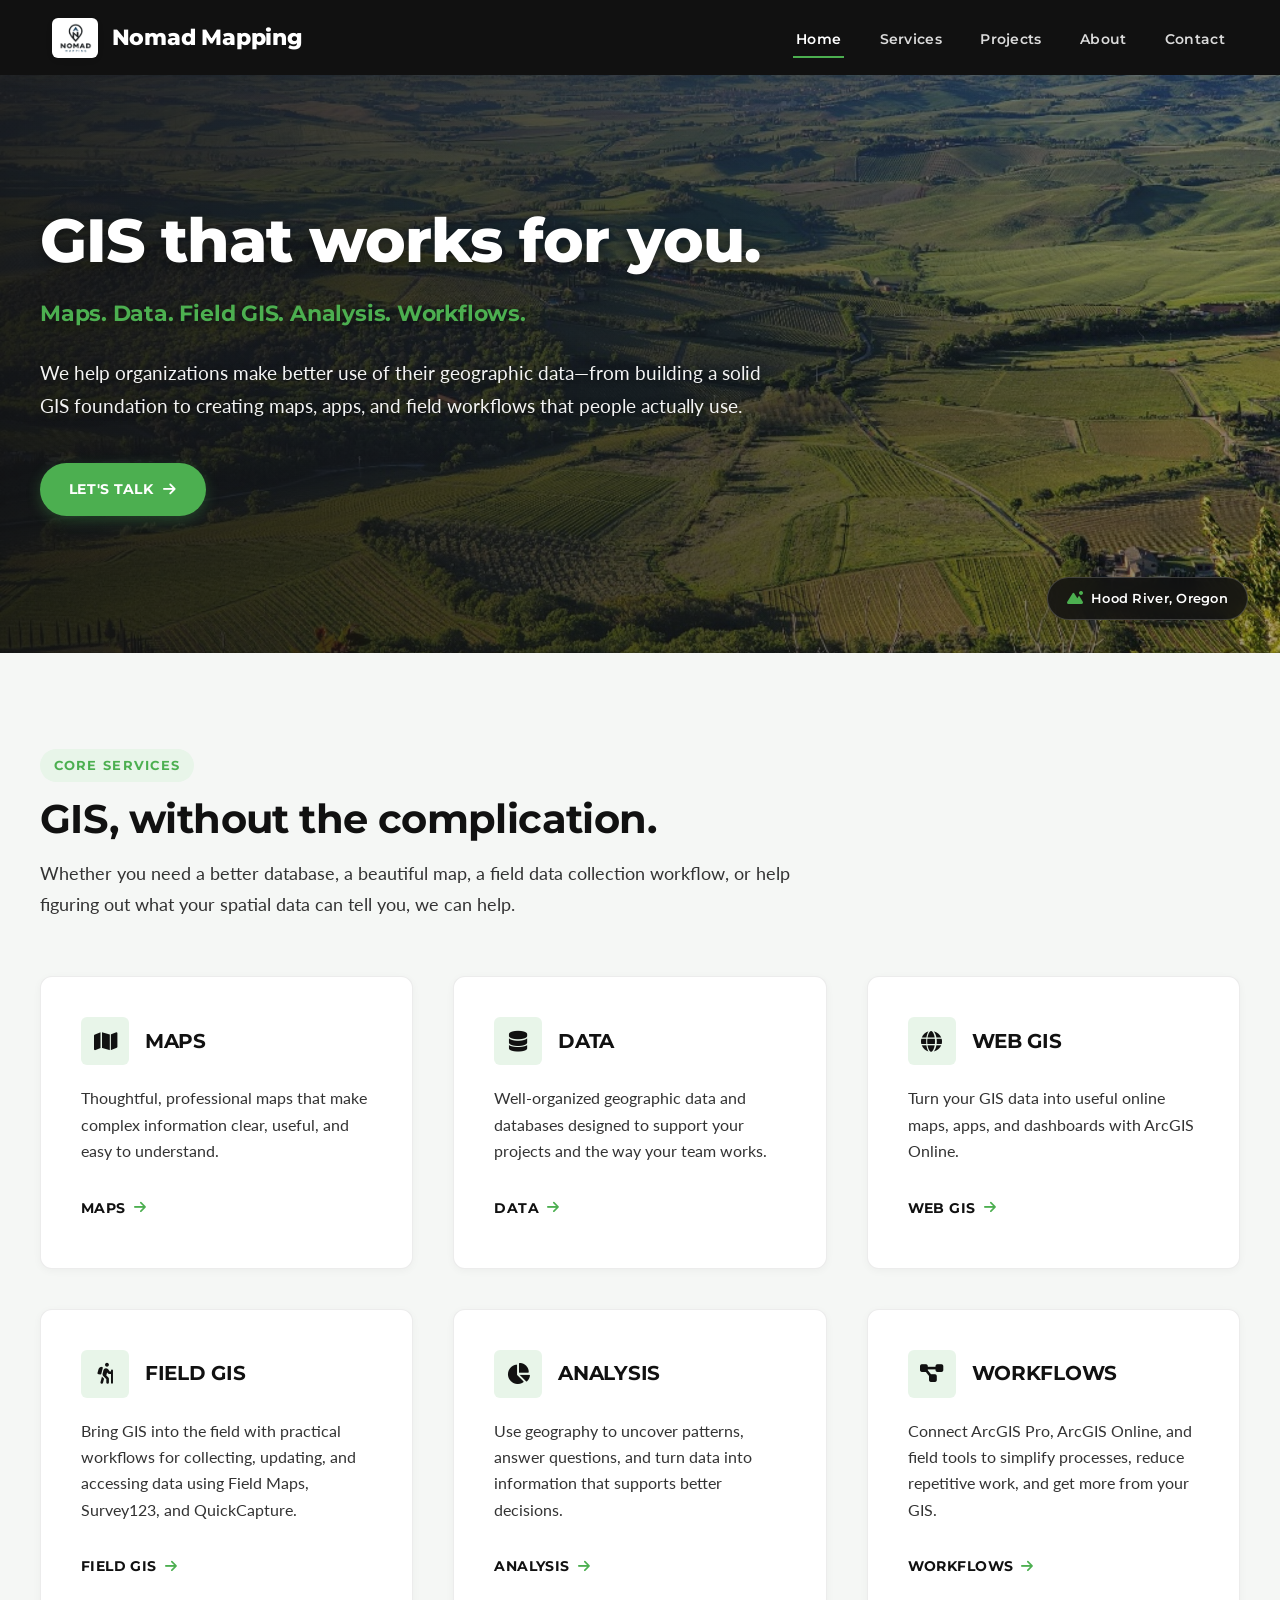
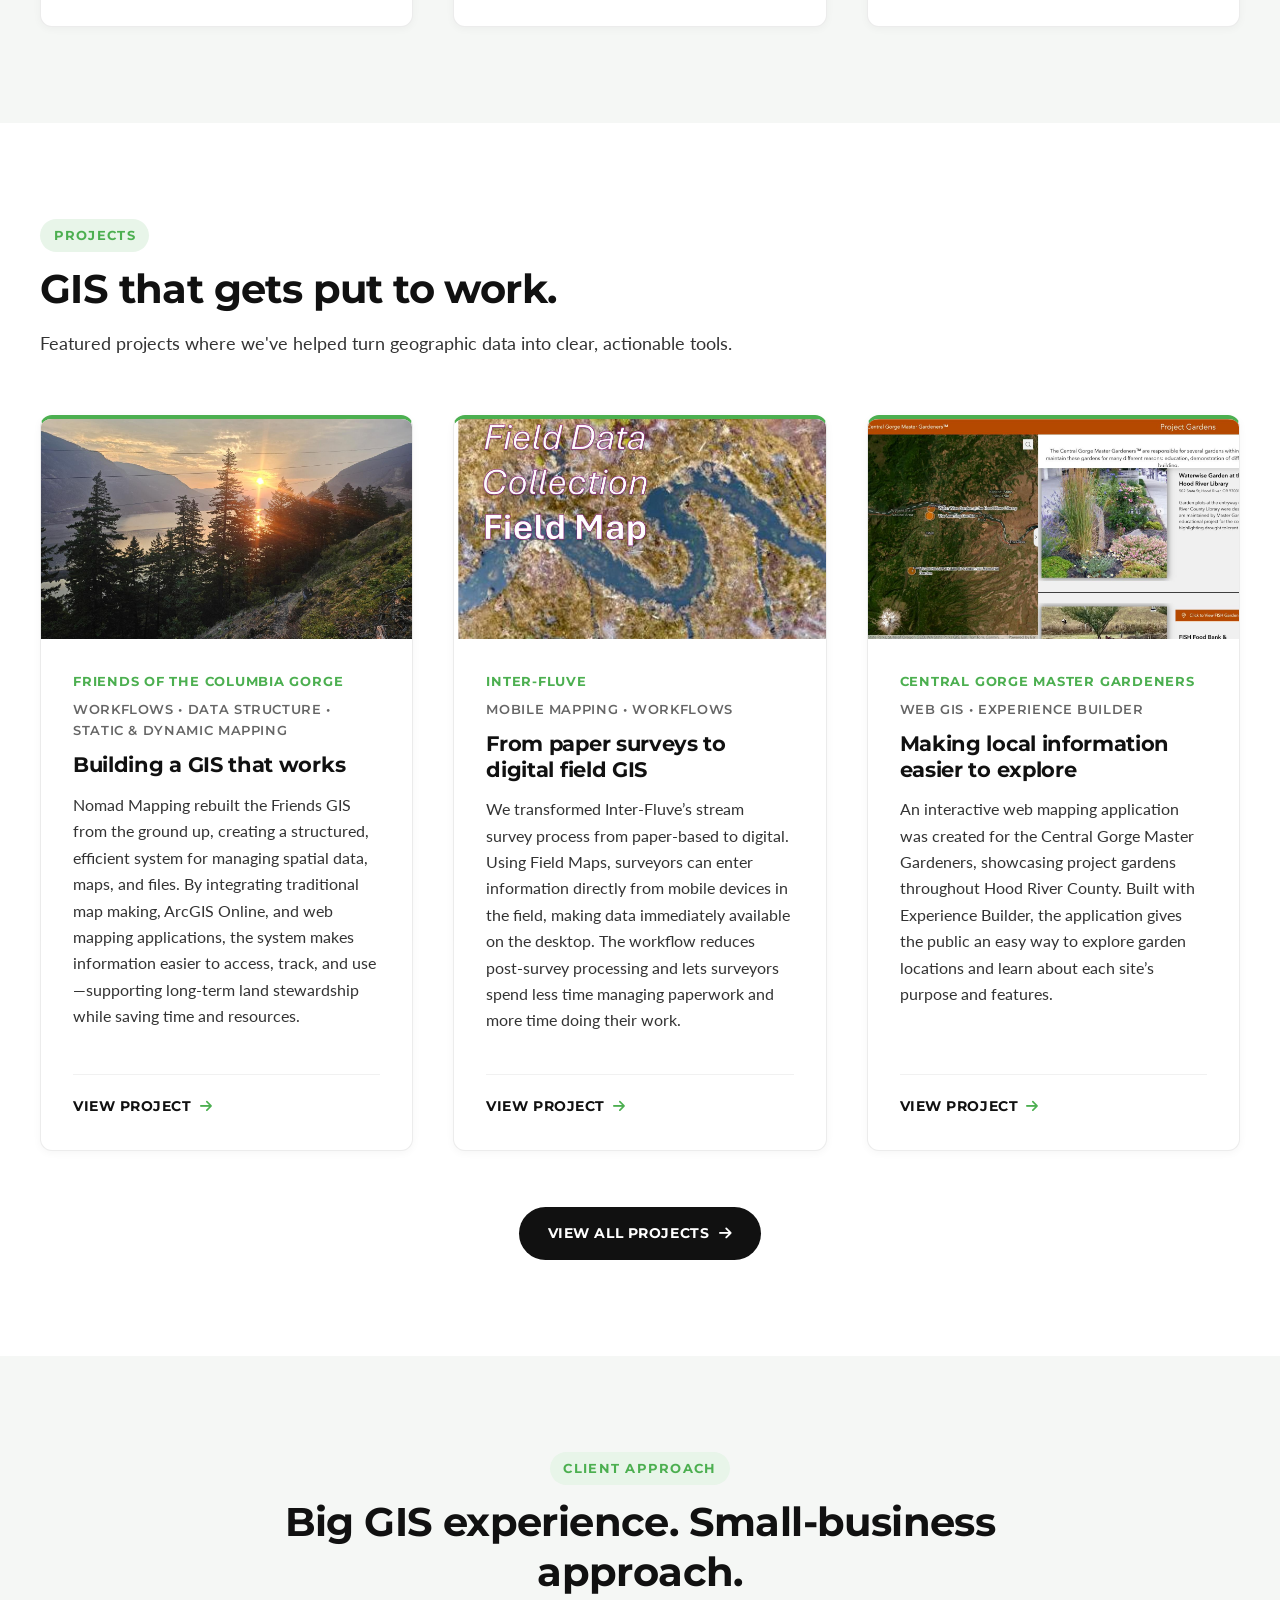
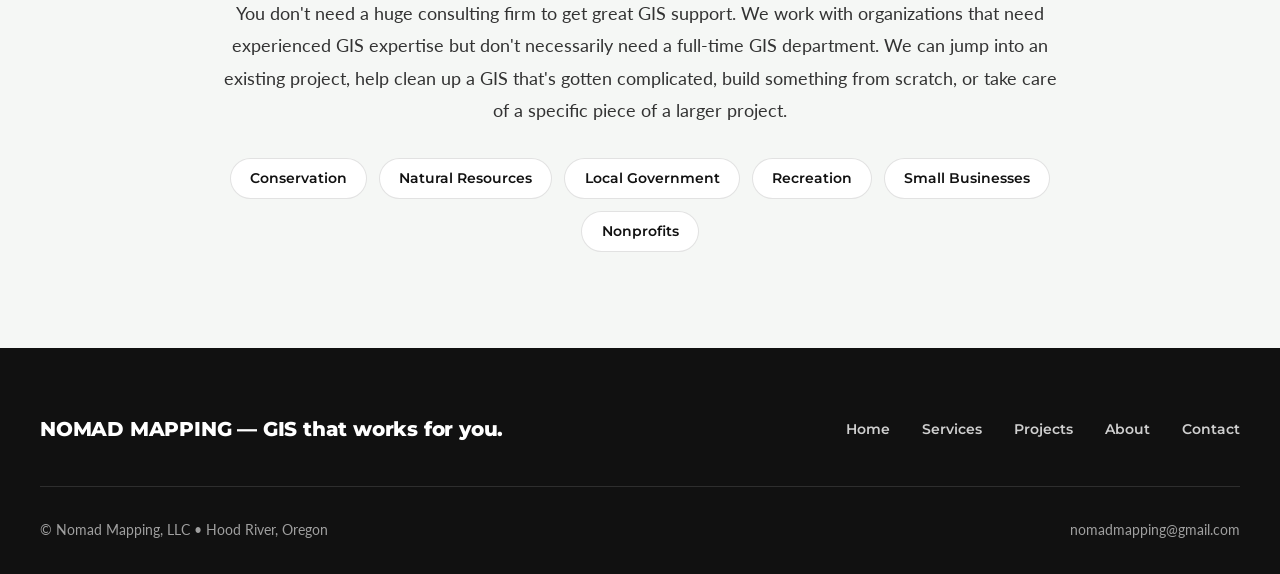
<file: index.html>
<!DOCTYPE html>
<html lang="en">
<head>
  <meta charset="UTF-8">
  <meta name="viewport" content="width=device-width, initial-scale=1.0">
  <title>Nomad Mapping — GIS that works for you.</title>
  <meta name="description" content="Nomad Mapping is an independent GIS consulting practice in Hood River, Oregon. Maps. Data. Field GIS. Analysis. Workflows. GIS, without the complication.">
  
  <!-- Favicon -->
  <link rel="icon" type="image/png" href="favicon.png">

  <!-- Google Fonts: Montserrat + Lato -->
  <link rel="preconnect" href="https://fonts.googleapis.com">
  <link rel="preconnect" href="https://fonts.gstatic.com" crossorigin>
  <link href="https://fonts.googleapis.com/css2?family=Lato:ital,wght@0,300;0,400;0,700;1,400&family=Montserrat:ital,wght@0,400;0,500;0,600;0,700;0,800;1,400&display=swap" rel="stylesheet">
  
  <!-- FontAwesome Icons -->
  <link rel="stylesheet" href="https://cdnjs.cloudflare.com/ajax/libs/font-awesome/6.5.1/css/all.min.css">
  
  <!-- Brand Stylesheet -->
  <link rel="stylesheet" href="styles.css">
</head>
<body>

  <!-- Header Navigation -->
  <header class="site-header">
    <div class="header-container">
      <a href="index.html" class="brand-anchor">
        <img src="images/logo.png" alt="Nomad Mapping Logo" class="brand-logo-img">
        <span>Nomad Mapping</span>
      </a>

      <button class="mobile-toggle" id="mobile-toggle" aria-label="Toggle Menu">
        <i class="fa-solid fa-bars"></i>
      </button>

      <ul class="nav-menu" id="nav-menu">
        <li><a href="index.html" class="nav-link active">Home</a></li>
        <li><a href="services.html" class="nav-link">Services</a></li>
        <li><a href="work.html" class="nav-link">Projects</a></li>
        <li><a href="about.html" class="nav-link">About</a></li>
        <li><a href="contact.html" class="nav-link">Contact</a></li>
      </ul>
    </div>
  </header>

  <!-- Hero Section -->
  <section class="hero-banner">
    <div class="hero-container">
      <div class="hero-text">
        <h1>GIS that works for you.</h1>
        <div class="hero-subheadline">Maps. Data. Field GIS. Analysis. Workflows.</div>
        <p class="hero-copy">
          We help organizations make better use of their geographic data—from building a solid GIS foundation to creating maps, apps, and field workflows that people actually use.
        </p>
        <div>
          <a href="contact.html" class="btn-primary">LET'S TALK <i class="fa-solid fa-arrow-right"></i></a>
        </div>
      </div>
    </div>
    <div class="hero-photo-badge">
      <i class="fa-solid fa-mountain-sun"></i> Hood River, Oregon
    </div>
  </section>

  <!-- Section: WHAT WE DO -->
  <section class="section bg-light-gray-section">
    <div class="container">
      <div class="section-header">
        <div class="section-tag">Core Services</div>
        <h2>GIS, without the complication.</h2>
        <p class="intro-subtext">
          Whether you need a better database, a beautiful map, a field data collection workflow, or help figuring out what your spatial data can tell you, we can help.
        </p>
      </div>

      <div class="core-grid">
        <!-- 1. MAPS -->
        <div class="core-card">
          <div class="core-card-header">
            <div class="core-icon-box"><i class="fa-solid fa-map"></i></div>
            <h3>MAPS</h3>
          </div>
          <p>Thoughtful, professional maps that make complex information clear, useful, and easy to understand.</p>
          <a href="services.html#maps" class="btn-outline">MAPS <i class="fa-solid fa-arrow-right"></i></a>
        </div>

        <!-- 2. DATA -->
        <div class="core-card">
          <div class="core-card-header">
            <div class="core-icon-box"><i class="fa-solid fa-database"></i></div>
            <h3>DATA</h3>
          </div>
          <p>Well-organized geographic data and databases designed to support your projects and the way your team works.</p>
          <a href="services.html#data" class="btn-outline">DATA <i class="fa-solid fa-arrow-right"></i></a>
        </div>

        <!-- 3. WEB GIS -->
        <div class="core-card">
          <div class="core-card-header">
            <div class="core-icon-box"><i class="fa-solid fa-globe"></i></div>
            <h3>WEB GIS</h3>
          </div>
          <p>Turn your GIS data into useful online maps, apps, and dashboards with ArcGIS Online.</p>
          <a href="services.html#webgis" class="btn-outline">WEB GIS <i class="fa-solid fa-arrow-right"></i></a>
        </div>

        <!-- 4. FIELD GIS -->
        <div class="core-card">
          <div class="core-card-header">
            <div class="core-icon-box"><i class="fa-solid fa-person-hiking"></i></div>
            <h3>FIELD GIS</h3>
          </div>
          <p>Bring GIS into the field with practical workflows for collecting, updating, and accessing data using Field Maps, Survey123, and QuickCapture.</p>
          <a href="services.html#fieldgis" class="btn-outline">FIELD GIS <i class="fa-solid fa-arrow-right"></i></a>
        </div>

        <!-- 5. ANALYSIS -->
        <div class="core-card">
          <div class="core-card-header">
            <div class="core-icon-box"><i class="fa-solid fa-chart-pie"></i></div>
            <h3>ANALYSIS</h3>
          </div>
          <p>Use geography to uncover patterns, answer questions, and turn data into information that supports better decisions.</p>
          <a href="services.html#analysis" class="btn-outline">ANALYSIS <i class="fa-solid fa-arrow-right"></i></a>
        </div>

        <!-- 6. WORKFLOWS -->
        <div class="core-card">
          <div class="core-card-header">
            <div class="core-icon-box"><i class="fa-solid fa-diagram-project"></i></div>
            <h3>WORKFLOWS</h3>
          </div>
          <p>Connect ArcGIS Pro, ArcGIS Online, and field tools to simplify processes, reduce repetitive work, and get more from your GIS.</p>
          <a href="services.html#workflows" class="btn-outline">WORKFLOWS <i class="fa-solid fa-arrow-right"></i></a>
        </div>
      </div>
    </div>
  </section>

  <!-- Section: FEATURED PROJECTS -->
  <section class="section bg-white-section">
    <div class="container">
      <div class="section-header">
        <div class="section-tag">Projects</div>
        <h2>GIS that gets put to work.</h2>
        <p class="intro-subtext">Featured projects where we've helped turn geographic data into clear, actionable tools.</p>
      </div>

      <div class="story-grid">
        <!-- Feature 01: Friends of the Columbia Gorge -->
        <div class="story-card">
          <div class="story-card-img-wrapper">
            <img src="images/projects/gorge-sunset.jpg" alt="Friends of the Columbia Gorge GIS Foundation">
          </div>
          <div class="story-card-content">
            <div class="client-tag">Friends of the Columbia Gorge</div>
            <div class="project-category-sub">Workflows &bull; Data Structure &bull; Static &amp; Dynamic Mapping</div>
            <h3>Building a GIS that works</h3>
            <p>Nomad Mapping rebuilt the Friends GIS from the ground up, creating a structured, efficient system for managing spatial data, maps, and files. By integrating traditional map making, ArcGIS Online, and web mapping applications, the system makes information easier to access, track, and use—supporting long-term land stewardship while saving time and resources.</p>
            <div class="project-card-footer">
              <a href="work.html#fcg-gis-foundation" class="project-card-link">View Project <i class="fa-solid fa-arrow-right"></i></a>
            </div>
          </div>
        </div>

        <!-- Feature 02: Inter-Fluve -->
        <div class="story-card">
          <div class="story-card-img-wrapper">
            <img src="images/projects/field-data-stream.jpg" alt="Inter-Fluve Field GIS Stream Surveys">
          </div>
          <div class="story-card-content">
            <div class="client-tag">Inter-Fluve</div>
            <div class="project-category-sub">Mobile Mapping &bull; Workflows</div>
            <h3>From paper surveys to digital field GIS</h3>
            <p>We transformed Inter-Fluve’s stream survey process from paper-based to digital. Using Field Maps, surveyors can enter information directly from mobile devices in the field, making data immediately available on the desktop. The workflow reduces post-survey processing and lets surveyors spend less time managing paperwork and more time doing their work.</p>
            <div class="project-card-footer">
              <a href="work.html#inter-fluve" class="project-card-link">View Project <i class="fa-solid fa-arrow-right"></i></a>
            </div>
          </div>
        </div>

        <!-- Feature 03: Central Gorge Master Gardeners -->
        <div class="story-card">
          <div class="story-card-img-wrapper">
            <img src="images/projects/master-gardeners-builder.jpg" alt="Central Gorge Master Gardeners Web GIS">
          </div>
          <div class="story-card-content">
            <div class="client-tag">Central Gorge Master Gardeners</div>
            <div class="project-category-sub">Web GIS &bull; Experience Builder</div>
            <h3>Making local information easier to explore</h3>
            <p>An interactive web mapping application was created for the Central Gorge Master Gardeners, showcasing project gardens throughout Hood River County. Built with Experience Builder, the application gives the public an easy way to explore garden locations and learn about each site’s purpose and features.</p>
            <div class="project-card-footer">
              <a href="work.html#master-gardeners" class="project-card-link">View Project <i class="fa-solid fa-arrow-right"></i></a>
            </div>
          </div>
        </div>
      </div>

      <div style="text-align: center; margin-top: 3.5rem;">
        <a href="work.html" class="btn-secondary-forest">VIEW ALL PROJECTS <i class="fa-solid fa-arrow-right"></i></a>
      </div>
    </div>
  </section>

  <!-- Section: WHO WE WORK WITH -->
  <section class="section bg-light-gray-section">
    <div class="container">
      <div style="max-width: 850px; margin: 0 auto; text-align: center;">
        <div class="section-tag">Client Approach</div>
        <h2>Big GIS experience. Small-business approach.</h2>
        <p style="font-size: 1.15rem; color: var(--color-charcoal); line-height: 1.75; margin-bottom: 2rem;">
          You don't need a huge consulting firm to get great GIS support. We work with organizations that need experienced GIS expertise but don't necessarily need a full-time GIS department. We can jump into an existing project, help clean up a GIS that's gotten complicated, build something from scratch, or take care of a specific piece of a larger project.
        </p>

        <div class="pill-tags-container" style="justify-content: center;">
          <span class="pill-tag">Conservation</span>
          <span class="pill-tag">Natural Resources</span>
          <span class="pill-tag">Local Government</span>
          <span class="pill-tag">Recreation</span>
          <span class="pill-tag">Small Businesses</span>
          <span class="pill-tag">Nonprofits</span>
        </div>
      </div>
    </div>
  </section>

  <!-- Footer -->
  <footer class="site-footer">
    <div class="footer-container">
      <div class="footer-brand">
        NOMAD MAPPING &mdash; GIS that works for you.
      </div>

      <ul class="footer-nav">
        <li><a href="index.html">Home</a></li>
        <li><a href="services.html">Services</a></li>
        <li><a href="work.html">Projects</a></li>
        <li><a href="about.html">About</a></li>
        <li><a href="contact.html">Contact</a></li>
      </ul>
    </div>

    <div class="footer-bottom">
      <div>&copy; Nomad Mapping, LLC &bull; Hood River, Oregon</div>
      <div>nomadmapping@gmail.com</div>
    </div>
  </footer>

  <script src="js/main.js"></script>
</body>
</html>
</file>
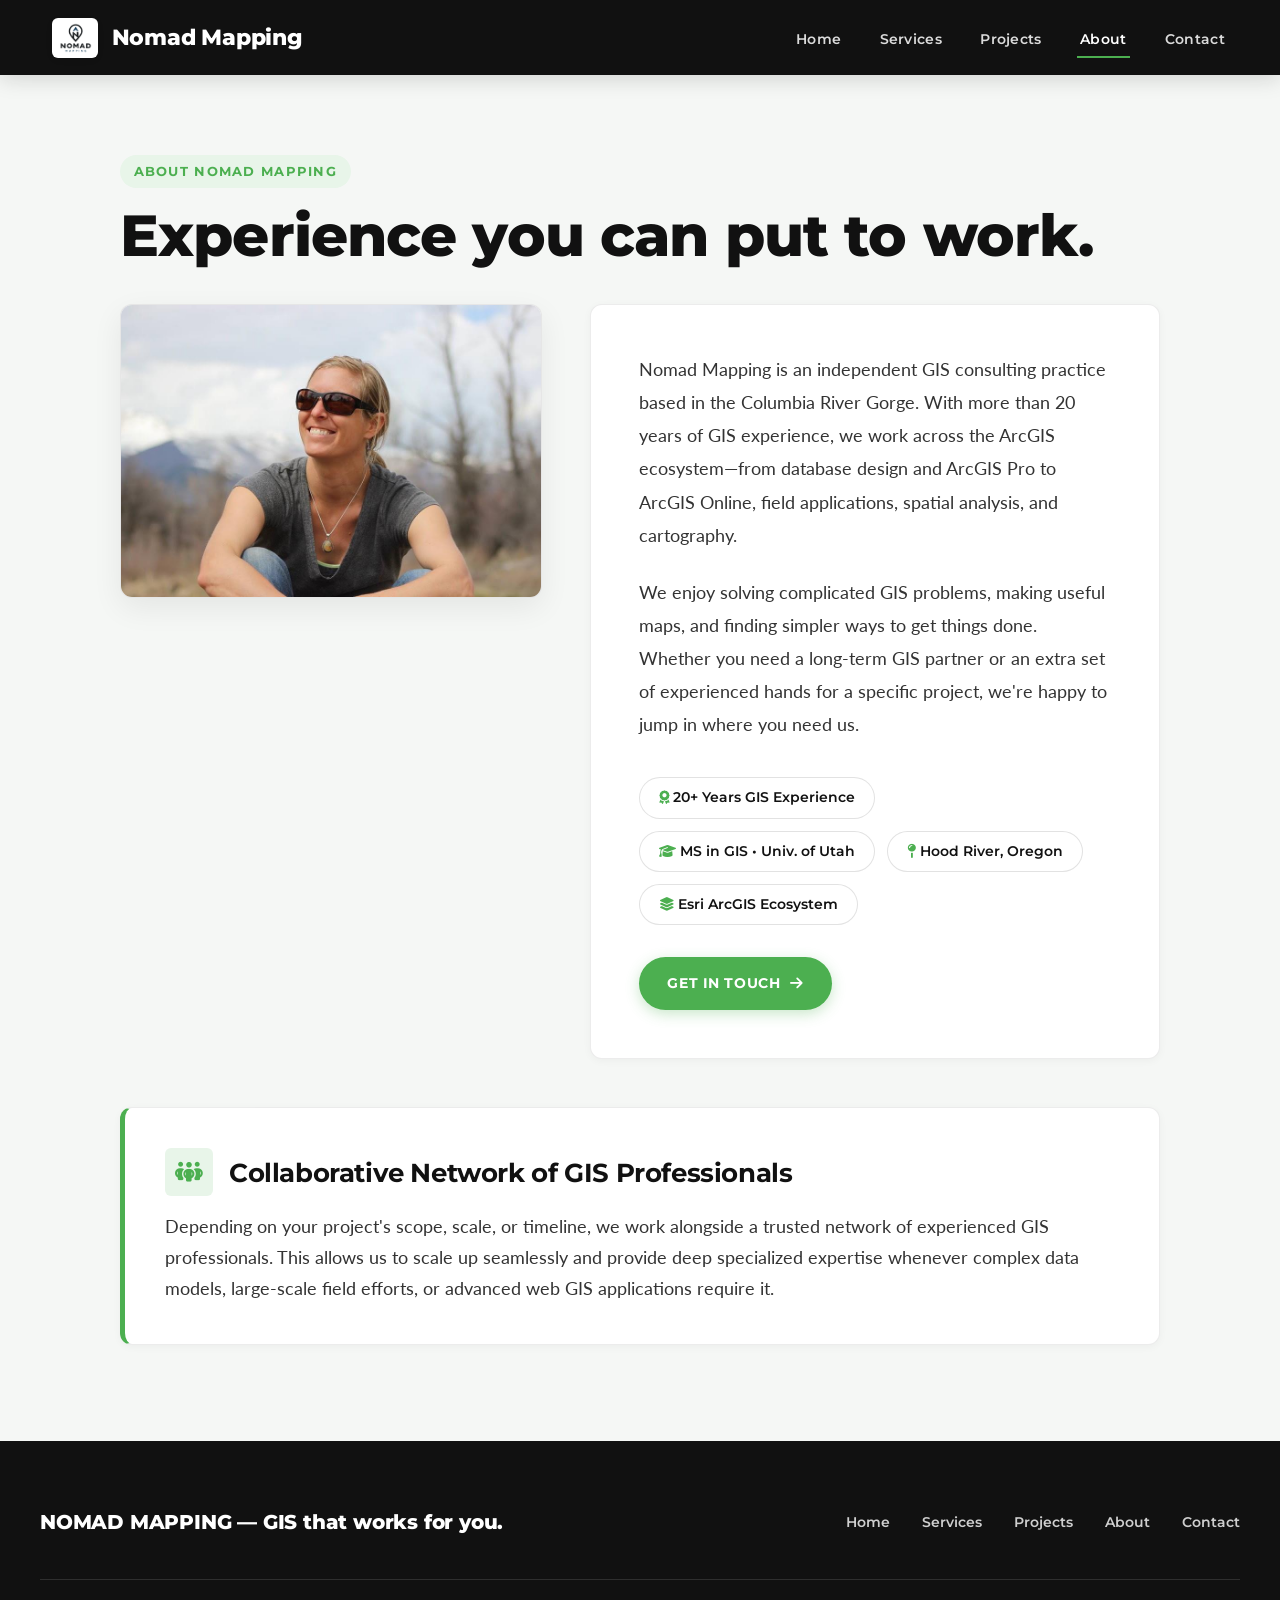
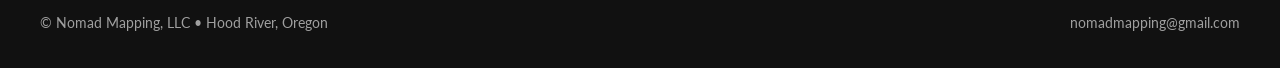
<file: about.html>
<!DOCTYPE html>
<html lang="en">
<head>
  <meta charset="UTF-8">
  <meta name="viewport" content="width=device-width, initial-scale=1.0">
  <title>About | Nomad Mapping — GIS that works for you.</title>
  <meta name="description" content="Nomad Mapping is an independent GIS consulting practice based in Hood River, Oregon with more than 20 years of experience across the ArcGIS ecosystem and a team of experienced GIS professionals.">
  
  <!-- Favicon -->
  <link rel="icon" type="image/png" href="favicon.png">

  <!-- Google Fonts: Montserrat + Lato -->
  <link rel="preconnect" href="https://fonts.googleapis.com">
  <link rel="preconnect" href="https://fonts.gstatic.com" crossorigin>
  <link href="https://fonts.googleapis.com/css2?family=Lato:ital,wght@0,300;0,400;0,700;1,400&family=Montserrat:ital,wght@0,400;0,500;0,600;0,700;0,800;1,400&display=swap" rel="stylesheet">
  
  <!-- FontAwesome Icons -->
  <link rel="stylesheet" href="https://cdnjs.cloudflare.com/ajax/libs/font-awesome/6.5.1/css/all.min.css">
  
  <!-- Brand Stylesheet -->
  <link rel="stylesheet" href="styles.css">
</head>
<body>

  <!-- Header Navigation -->
  <header class="site-header">
    <div class="header-container">
      <a href="index.html" class="brand-anchor">
        <img src="images/logo.png" alt="Nomad Mapping Logo" class="brand-logo-img">
        <span>Nomad Mapping</span>
      </a>

      <button class="mobile-toggle" id="mobile-toggle" aria-label="Toggle Menu">
        <i class="fa-solid fa-bars"></i>
      </button>

      <ul class="nav-menu" id="nav-menu">
        <li><a href="index.html" class="nav-link">Home</a></li>
        <li><a href="services.html" class="nav-link">Services</a></li>
        <li><a href="work.html" class="nav-link">Projects</a></li>
        <li><a href="about.html" class="nav-link active">About</a></li>
        <li><a href="contact.html" class="nav-link">Contact</a></li>
      </ul>
    </div>
  </header>

  <!-- Page Content -->
  <section class="section bg-light-gray-section" style="padding-top: 5rem; padding-bottom: 6rem;">
    <div class="container" style="max-width: 1040px;">
      <div class="section-tag">About Nomad Mapping</div>
      <h1 style="margin-bottom: 2rem;">Experience you can put to work.</h1>
      
      <!-- Grid Layout for Photo + Bio -->
      <div class="about-hero-grid">
        <!-- Photo Column -->
        <div class="about-photo-card">
          <img src="images/about-profile.jpg" alt="Nomad Mapping GIS Professional">
        </div>

        <!-- Bio Column -->
        <div style="background-color: var(--color-white); border: 1px solid rgba(17, 17, 17, 0.08); border-radius: var(--radius-md); padding: 3rem; box-shadow: var(--shadow-sm);">
          <p style="font-size: 1.15rem; color: var(--color-charcoal); line-height: 1.8; margin-bottom: 1.5rem;">
            Nomad Mapping is an independent GIS consulting practice based in the Columbia River Gorge. With more than 20 years of GIS experience, we work across the ArcGIS ecosystem—from database design and ArcGIS Pro to ArcGIS Online, field applications, spatial analysis, and cartography.
          </p>

          <p style="font-size: 1.15rem; color: var(--color-charcoal); line-height: 1.8; margin-bottom: 2.25rem;">
            We enjoy solving complicated GIS problems, making useful maps, and finding simpler ways to get things done. Whether you need a long-term GIS partner or an extra set of experienced hands for a specific project, we're happy to jump in where you need us.
          </p>

          <div class="pill-tags-container" style="margin-bottom: 2rem;">
            <span class="pill-tag"><i class="fa-solid fa-award" style="color: var(--color-grass-green);"></i> 20+ Years GIS Experience</span>
            <span class="pill-tag"><i class="fa-solid fa-graduation-cap" style="color: var(--color-grass-green);"></i> MS in GIS &bull; Univ. of Utah</span>
            <span class="pill-tag"><i class="fa-solid fa-map-pin" style="color: var(--color-grass-green);"></i> Hood River, Oregon</span>
            <span class="pill-tag"><i class="fa-solid fa-layer-group" style="color: var(--color-grass-green);"></i> Esri ArcGIS Ecosystem</span>
          </div>

          <div>
            <a href="contact.html" class="btn-primary">GET IN TOUCH <i class="fa-solid fa-arrow-right"></i></a>
          </div>
        </div>
      </div>

      <!-- Team of Experienced GIS Professionals Callout Spot -->
      <div class="team-callout-box">
        <div class="team-callout-header">
          <div class="team-callout-icon">
            <i class="fa-solid fa-people-group"></i>
          </div>
          <h3 style="margin-bottom: 0; color: var(--color-black);">Collaborative Network of GIS Professionals</h3>
        </div>
        <p style="font-size: 1.1rem; color: var(--color-charcoal); line-height: 1.75; margin-bottom: 0;">
          Depending on your project's scope, scale, or timeline, we work alongside a trusted network of experienced GIS professionals. This allows us to scale up seamlessly and provide deep specialized expertise whenever complex data models, large-scale field efforts, or advanced web GIS applications require it.
        </p>
      </div>

    </div>
  </section>

  <!-- Footer -->
  <footer class="site-footer">
    <div class="footer-container">
      <div class="footer-brand">
        NOMAD MAPPING &mdash; GIS that works for you.
      </div>

      <ul class="footer-nav">
        <li><a href="index.html">Home</a></li>
        <li><a href="services.html">Services</a></li>
        <li><a href="work.html">Projects</a></li>
        <li><a href="about.html">About</a></li>
        <li><a href="contact.html">Contact</a></li>
      </ul>
    </div>

    <div class="footer-bottom">
      <div>&copy; Nomad Mapping, LLC &bull; Hood River, Oregon</div>
      <div>nomadmapping@gmail.com</div>
    </div>
  </footer>

  <script src="js/main.js"></script>
</body>
</html>
</file>
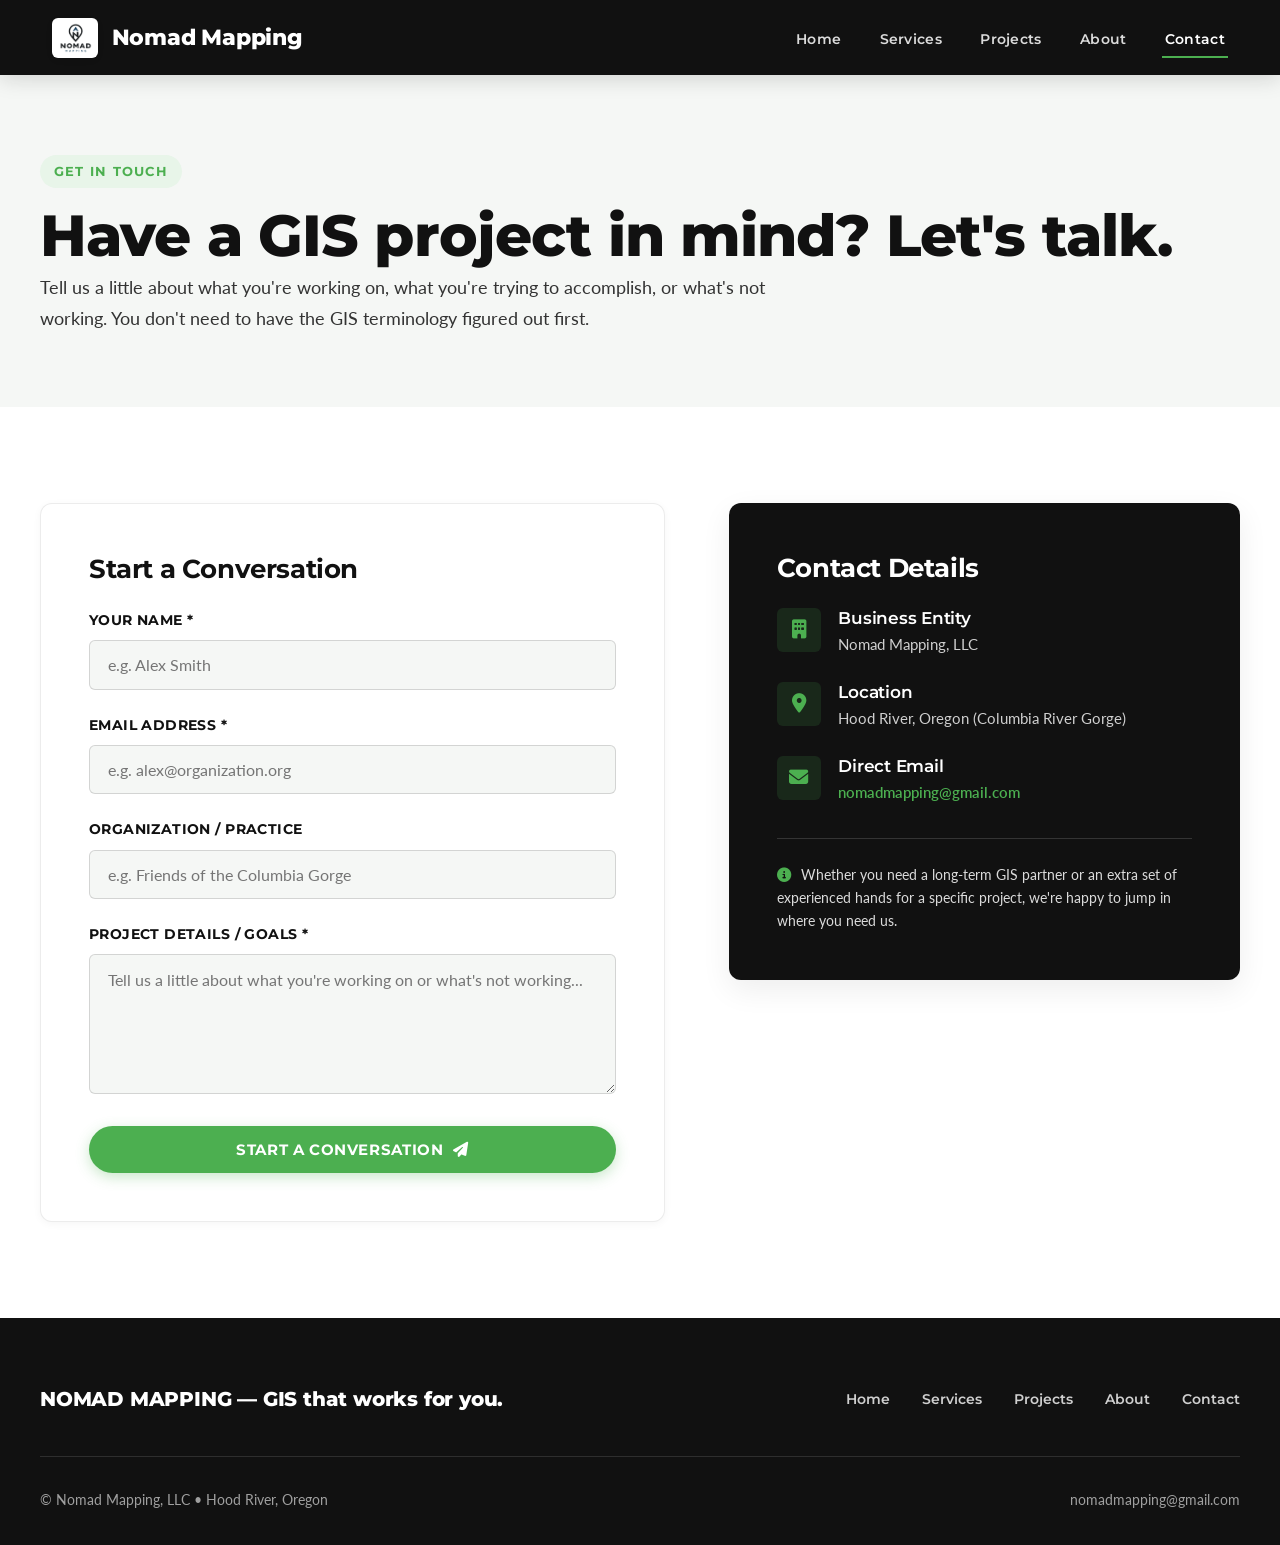
<file: contact.html>
<!DOCTYPE html>
<html lang="en">
<head>
  <meta charset="UTF-8">
  <meta name="viewport" content="width=device-width, initial-scale=1.0">
  <title>Contact | Nomad Mapping — GIS that works for you.</title>
  <meta name="description" content="Contact Nomad Mapping, LLC. Have a GIS project in mind? Let's talk. Based in Hood River, Oregon. Email: nomadmapping@gmail.com.">
  
  <!-- Favicon -->
  <link rel="icon" type="image/png" href="favicon.png">

  <!-- Google Fonts: Montserrat + Lato -->
  <link rel="preconnect" href="https://fonts.googleapis.com">
  <link rel="preconnect" href="https://fonts.gstatic.com" crossorigin>
  <link href="https://fonts.googleapis.com/css2?family=Lato:ital,wght@0,300;0,400;0,700;1,400&family=Montserrat:ital,wght@0,400;0,500;0,600;0,700;0,800;1,400&display=swap" rel="stylesheet">
  
  <!-- FontAwesome Icons -->
  <link rel="stylesheet" href="https://cdnjs.cloudflare.com/ajax/libs/font-awesome/6.5.1/css/all.min.css">
  
  <!-- Brand Stylesheet -->
  <link rel="stylesheet" href="styles.css">
</head>
<body>

  <!-- Header Navigation -->
  <header class="site-header">
    <div class="header-container">
      <a href="index.html" class="brand-anchor">
        <img src="images/logo.png" alt="Nomad Mapping Logo" class="brand-logo-img">
        <span>Nomad Mapping</span>
      </a>

      <button class="mobile-toggle" id="mobile-toggle" aria-label="Toggle Menu">
        <i class="fa-solid fa-bars"></i>
      </button>

      <ul class="nav-menu" id="nav-menu">
        <li><a href="index.html" class="nav-link">Home</a></li>
        <li><a href="services.html" class="nav-link">Services</a></li>
        <li><a href="work.html" class="nav-link">Projects</a></li>
        <li><a href="about.html" class="nav-link">About</a></li>
        <li><a href="contact.html" class="nav-link active">Contact</a></li>
      </ul>
    </div>
  </header>

  <!-- Page Header -->
  <section class="section bg-light-gray-section" style="padding-top: 5rem; padding-bottom: 3rem;">
    <div class="container">
      <div class="section-header" style="margin-bottom: 1.5rem;">
        <div class="section-tag">Get in Touch</div>
        <h1>Have a GIS project in mind? Let's talk.</h1>
        <p class="intro-subtext">
          Tell us a little about what you're working on, what you're trying to accomplish, or what's not working. You don't need to have the GIS terminology figured out first.
        </p>
      </div>
    </div>
  </section>

  <!-- Standalone Contact Section -->
  <section class="section bg-white-section">
    <div class="container">
      <div class="contact-layout">
        
        <!-- Embedded Form -->
        <div class="contact-form-container">
          <h3 style="margin-bottom: 1.5rem; color: var(--color-black);">Start a Conversation</h3>
          <form id="contact-form">
            <div class="form-group">
              <label for="name">Your Name *</label>
              <input type="text" id="name" class="form-control" placeholder="e.g. Alex Smith" required>
            </div>

            <div class="form-group">
              <label for="email">Email Address *</label>
              <input type="email" id="email" class="form-control" placeholder="e.g. alex@organization.org" required>
            </div>

            <div class="form-group">
              <label for="organization">Organization / Practice</label>
              <input type="text" id="organization" class="form-control" placeholder="e.g. Friends of the Columbia Gorge">
            </div>

            <div class="form-group">
              <label for="message">Project Details / Goals *</label>
              <textarea id="message" class="form-control" placeholder="Tell us a little about what you're working on or what's not working..." required></textarea>
            </div>

            <button type="submit" class="btn-primary" style="width: 100%; justify-content: center; font-size: 0.95rem; padding: 0.9rem;">
              START A CONVERSATION <i class="fa-solid fa-paper-plane"></i>
            </button>
          </form>
        </div>

        <!-- Location Card -->
        <div class="location-card">
          <h3>Contact Details</h3>

          <div class="location-item">
            <div class="location-icon">
              <i class="fa-solid fa-building"></i>
            </div>
            <div>
              <h4>Business Entity</h4>
              <p>Nomad Mapping, LLC</p>
            </div>
          </div>

          <div class="location-item">
            <div class="location-icon">
              <i class="fa-solid fa-location-dot"></i>
            </div>
            <div>
              <h4>Location</h4>
              <p>Hood River, Oregon (Columbia River Gorge)</p>
            </div>
          </div>

          <div class="location-item">
            <div class="location-icon">
              <i class="fa-solid fa-envelope"></i>
            </div>
            <div>
              <h4>Direct Email</h4>
              <p><a href="mailto:nomadmapping@gmail.com" style="color: var(--color-grass-green); font-weight: 600;">nomadmapping@gmail.com</a></p>
            </div>
          </div>

          <div style="margin-top: 2rem; padding-top: 1.5rem; border-top: 1px solid rgba(255,255,255,0.15); font-size: 0.9rem; color: rgba(255,255,255,0.85); line-height: 1.6;">
            <i class="fa-solid fa-circle-info" style="color: var(--color-grass-green); margin-right: 6px;"></i>
            Whether you need a long-term GIS partner or an extra set of experienced hands for a specific project, we're happy to jump in where you need us.
          </div>
        </div>

      </div>
    </div>
  </section>

  <!-- Footer -->
  <footer class="site-footer">
    <div class="footer-container">
      <div class="footer-brand">
        NOMAD MAPPING &mdash; GIS that works for you.
      </div>

      <ul class="footer-nav">
        <li><a href="index.html">Home</a></li>
        <li><a href="services.html">Services</a></li>
        <li><a href="work.html">Projects</a></li>
        <li><a href="about.html">About</a></li>
        <li><a href="contact.html">Contact</a></li>
      </ul>
    </div>

    <div class="footer-bottom">
      <div>&copy; Nomad Mapping, LLC &bull; Hood River, Oregon</div>
      <div>nomadmapping@gmail.com</div>
    </div>
  </footer>

  <script src="js/main.js"></script>
</body>
</html>
</file>
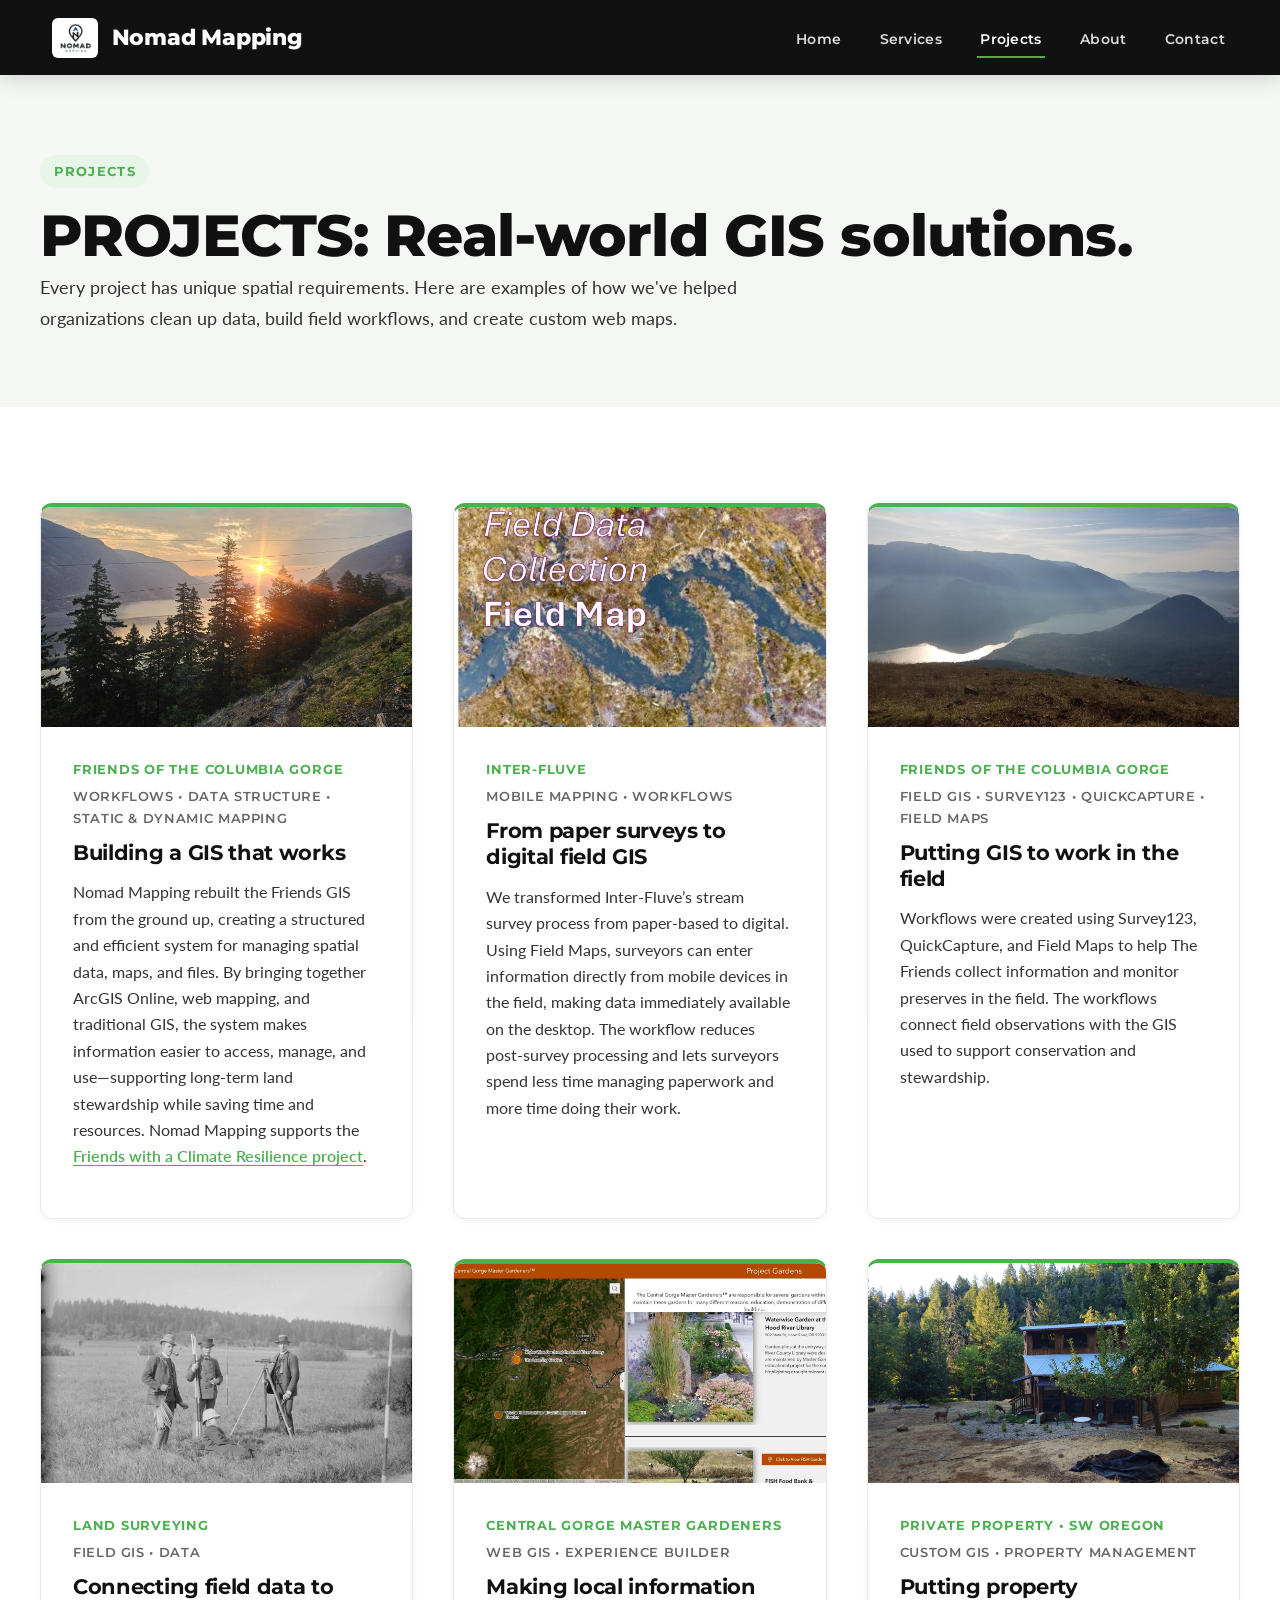
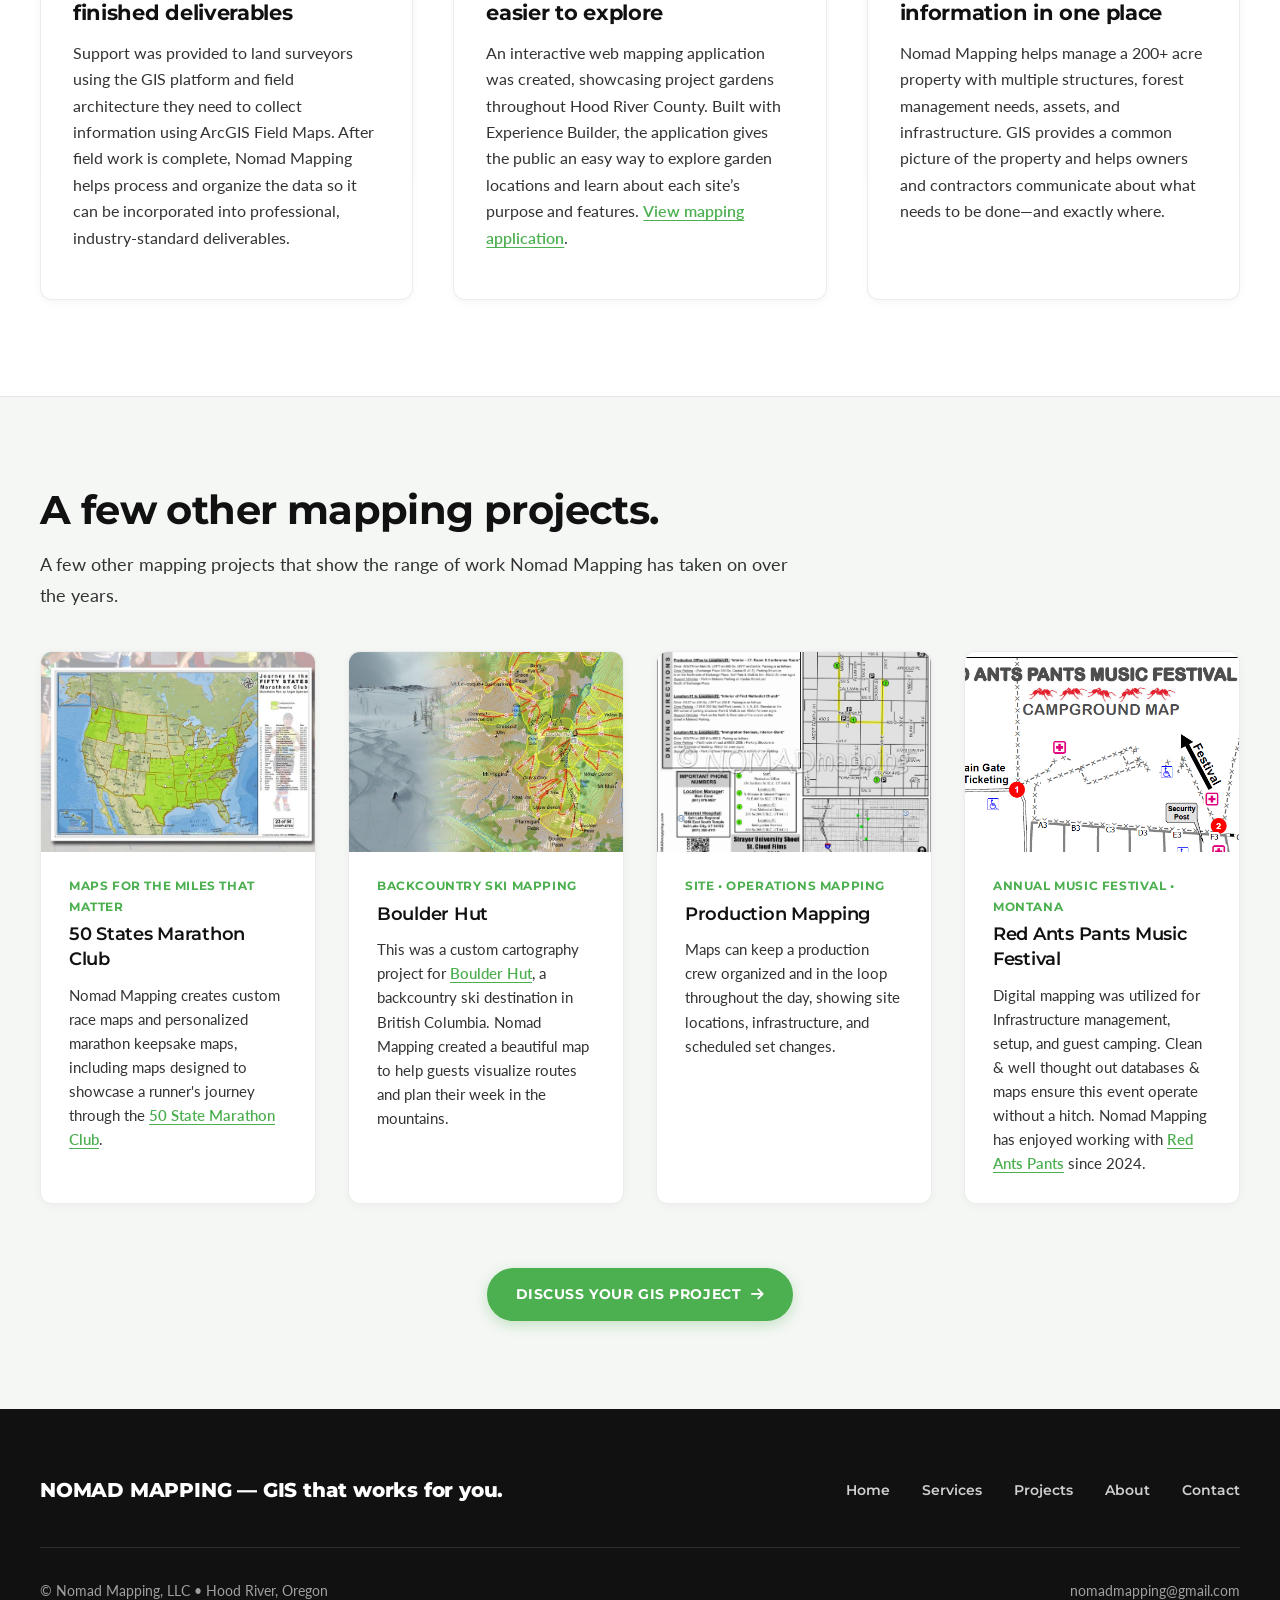
<file: work.html>
<!DOCTYPE html>
<html lang="en">
<head>
  <meta charset="UTF-8">
  <meta name="viewport" content="width=device-width, initial-scale=1.0">
  <title>Projects | Nomad Mapping — GIS that works for you.</title>
  <meta name="description" content="Featured GIS projects by Nomad Mapping: FCG Database Redesign, InterFluve Stream Surveys, Blackfoot Challenge GIS Training, Lookfar Arboretum Field Mapping, and Adventure Mapping.">
  
  <!-- Favicon -->
  <link rel="icon" type="image/png" href="favicon.png">

  <!-- Google Fonts: Montserrat + Lato -->
  <link rel="preconnect" href="https://fonts.googleapis.com">
  <link rel="preconnect" href="https://fonts.gstatic.com" crossorigin>
  <link href="https://fonts.googleapis.com/css2?family=Lato:ital,wght@0,300;0,400;0,700;1,400&family=Montserrat:ital,wght@0,400;0,500;0,600;0,700;0,800;1,400&display=swap" rel="stylesheet">
  
  <!-- FontAwesome Icons -->
  <link rel="stylesheet" href="https://cdnjs.cloudflare.com/ajax/libs/font-awesome/6.5.1/css/all.min.css">
  
  <!-- Brand Stylesheet -->
  <link rel="stylesheet" href="styles.css">
</head>
<body>

  <!-- Header Navigation -->
  <header class="site-header">
    <div class="header-container">
      <a href="index.html" class="brand-anchor">
        <img src="images/logo.png" alt="Nomad Mapping Logo" class="brand-logo-img">
        <span>Nomad Mapping</span>
      </a>

      <button class="mobile-toggle" id="mobile-toggle" aria-label="Toggle Menu">
        <i class="fa-solid fa-bars"></i>
      </button>

      <ul class="nav-menu" id="nav-menu">
        <li><a href="index.html" class="nav-link">Home</a></li>
        <li><a href="services.html" class="nav-link">Services</a></li>
        <li><a href="work.html" class="nav-link active">Projects</a></li>
        <li><a href="about.html" class="nav-link">About</a></li>
        <li><a href="contact.html" class="nav-link">Contact</a></li>
      </ul>
    </div>
  </header>

  <!-- Page Header -->
  <section class="section bg-light-gray-section" style="padding-top: 5rem; padding-bottom: 3rem;">
    <div class="container">
      <div class="section-header" style="margin-bottom: 1.5rem;">
        <div class="section-tag">Projects</div>
        <h1>PROJECTS: Real-world GIS solutions.</h1>
        <p class="intro-subtext">
          Every project has unique spatial requirements. Here are examples of how we've helped organizations clean up data, build field workflows, and create custom web maps.
        </p>
      </div>
    </div>
  </section>

  <!-- Main Projects Section -->
  <section class="section bg-white-section">
    <div class="container">
      <div class="story-grid">
        
        <!-- 01: Friends of the Columbia Gorge - GIS Foundation -->
        <div class="story-card" id="fcg-gis-foundation">
          <div class="story-card-img-wrapper">
            <img src="images/projects/gorge-sunset.jpg" alt="Friends of the Columbia Gorge GIS Foundation">
          </div>
          <div class="story-card-content">
            <span class="client-tag">Friends of the Columbia Gorge</span>
            <div class="project-category-sub">Workflows &bull; Data Structure &bull; Static &amp; Dynamic Mapping</div>
            <h3>Building a GIS that works</h3>
            <p>
              Nomad Mapping rebuilt the Friends GIS from the ground up, creating a structured and efficient system for managing spatial data, maps, and files. By bringing together ArcGIS Online, web mapping, and traditional GIS, the system makes information easier to access, manage, and use—supporting long-term land stewardship while saving time and resources. Nomad Mapping supports the <a href="https://gorgefriends.org" target="_blank" rel="noopener noreferrer">Friends with a Climate Resilience project</a>.
            </p>
          </div>
        </div>

        <!-- 02: Inter-Fluve -->
        <div class="story-card" id="inter-fluve">
          <div class="story-card-img-wrapper">
            <img src="images/projects/field-data-stream.jpg" alt="Inter-Fluve Field GIS Stream Surveys">
          </div>
          <div class="story-card-content">
            <span class="client-tag">Inter-Fluve</span>
            <div class="project-category-sub">Mobile Mapping &bull; Workflows</div>
            <h3>From paper surveys to digital field GIS</h3>
            <p>
              We transformed Inter-Fluve’s stream survey process from paper-based to digital. Using Field Maps, surveyors can enter information directly from mobile devices in the field, making data immediately available on the desktop. The workflow reduces post-survey processing and lets surveyors spend less time managing paperwork and more time doing their work.
            </p>
          </div>
        </div>

        <!-- 03: Friends of the Columbia Gorge - Field GIS -->
        <div class="story-card" id="fcg-field-gis">
          <div class="story-card-img-wrapper">
            <img src="images/projects/gorge-ridge.jpg" alt="Friends of the Columbia Gorge Field GIS">
          </div>
          <div class="story-card-content">
            <span class="client-tag">Friends of the Columbia Gorge</span>
            <div class="project-category-sub">Field GIS &bull; Survey123 &bull; QuickCapture &bull; Field Maps</div>
            <h3>Putting GIS to work in the field</h3>
            <p>
              Workflows were created using Survey123, QuickCapture, and Field Maps to help The Friends collect information and monitor preserves in the field. The workflows connect field observations with the GIS used to support conservation and stewardship.
            </p>
          </div>
        </div>

        <!-- 04: Land Surveying -->
        <div class="story-card" id="land-surveying">
          <div class="story-card-img-wrapper">
            <img src="images/projects/land-surveyors-vintage.jpg" alt="Land Surveying Field Data Deliverables">
          </div>
          <div class="story-card-content">
            <span class="client-tag">Land Surveying</span>
            <div class="project-category-sub">Field GIS &bull; Data</div>
            <h3>Connecting field data to finished deliverables</h3>
            <p>
              Support was provided to land surveyors using the GIS platform and field architecture they need to collect information using ArcGIS Field Maps. After field work is complete, Nomad Mapping helps process and organize the data so it can be incorporated into professional, industry-standard deliverables.
            </p>
          </div>
        </div>

        <!-- 05: Central Gorge Master Gardeners -->
        <div class="story-card" id="master-gardeners">
          <div class="story-card-img-wrapper">
            <img src="images/projects/master-gardeners-builder.jpg" alt="Central Gorge Master Gardeners Web GIS">
          </div>
          <div class="story-card-content">
            <span class="client-tag">Central Gorge Master Gardeners</span>
            <div class="project-category-sub">Web GIS &bull; Experience Builder</div>
            <h3>Making local information easier to explore</h3>
            <p>
              An interactive web mapping application was created, showcasing project gardens throughout Hood River County. Built with Experience Builder, the application gives the public an easy way to explore garden locations and learn about each site’s purpose and features. <a href="https://centralgorgemga.org/?p=977" target="_blank" rel="noopener noreferrer">View mapping application</a>.
            </p>
          </div>
        </div>

        <!-- 06: Private Property -->
        <div class="story-card" id="private-property">
          <div class="story-card-img-wrapper">
            <img src="images/projects/private-property-cabin.jpg" alt="Private Property GIS Management">
          </div>
          <div class="story-card-content">
            <span class="client-tag">Private Property &bull; SW Oregon</span>
            <div class="project-category-sub">Custom GIS &bull; Property Management</div>
            <h3>Putting property information in one place</h3>
            <p>
              Nomad Mapping helps manage a 200+ acre property with multiple structures, forest management needs, assets, and infrastructure. GIS provides a common picture of the property and helps owners and contractors communicate about what needs to be done—and exactly where.
            </p>
          </div>
        </div>

      </div>
    </div>
  </section>

  <!-- Section: Other Mapping Projects (Secondary Projects) -->
  <section class="selected-work-section">
    <div class="container">
      <div class="section-header" style="margin-bottom: 2.5rem;">
        <h2>A few other mapping projects.</h2>
        <p class="intro-subtext">
          A few other mapping projects that show the range of work Nomad Mapping has taken on over the years.
        </p>
      </div>

      <div class="secondary-projects-grid">
        <!-- Secondary Project 1: 50 States Marathon Club -->
        <div class="secondary-project-card">
          <div class="secondary-card-img-wrapper">
            <img src="images/projects/marathon-50-states.jpg" alt="50 States Marathon Club Keepsake Map">
          </div>
          <div class="secondary-card-content">
            <span class="secondary-tag">Maps for the miles that matter</span>
            <h4>50 States Marathon Club</h4>
            <p>Nomad Mapping creates custom race maps and personalized marathon keepsake maps, including maps designed to showcase a runner's journey through the <a href="https://www.marathontrainingacademy.com/myrtle-beach-marathon" target="_blank" rel="noopener noreferrer">50 State Marathon Club</a>.</p>
          </div>
        </div>

        <!-- Secondary Project 2: Boulder Hut -->
        <div class="secondary-project-card">
          <div class="secondary-card-img-wrapper">
            <img src="images/projects/boulder-hut-ski-map.jpg" alt="Boulder Hut Backcountry Ski Mapping">
          </div>
          <div class="secondary-card-content">
            <span class="secondary-tag">Backcountry Ski Mapping</span>
            <h4>Boulder Hut</h4>
            <p>This was a custom cartography project for <a href="https://www.boulderhutadventures.com/" target="_blank" rel="noopener noreferrer">Boulder Hut</a>, a backcountry ski destination in British Columbia. Nomad Mapping created a beautiful map to help guests visualize routes and plan their week in the mountains.</p>
          </div>
        </div>

        <!-- Secondary Project 3: Production Mapping -->
        <div class="secondary-project-card">
          <div class="secondary-card-img-wrapper">
            <img src="images/projects/production-site-map.jpg" alt="Production Site and Operations Mapping">
          </div>
          <div class="secondary-card-content">
            <span class="secondary-tag">Site &bull; Operations Mapping</span>
            <h4>Production Mapping</h4>
            <p>Maps can keep a production crew organized and in the loop throughout the day, showing site locations, infrastructure, and scheduled set changes.</p>
          </div>
        </div>

        <!-- Secondary Project 4: Red Ants Pants Music Festival -->
        <div class="secondary-project-card">
          <div class="secondary-card-img-wrapper">
            <img src="images/projects/red-ants-pants-map.png" alt="Red Ants Pants Music Festival Campground Map">
          </div>
          <div class="secondary-card-content">
            <span class="secondary-tag">Annual Music Festival &bull; Montana</span>
            <h4>Red Ants Pants Music Festival</h4>
            <p>Digital mapping was utilized for Infrastructure management, setup, and guest camping. Clean &amp; well thought out databases &amp; maps ensure this event operate without a hitch. Nomad Mapping has enjoyed working with <a href="https://redantspantsmusicfestival.com/festival-info/maps/" target="_blank" rel="noopener noreferrer">Red Ants Pants</a> since 2024.</p>
          </div>
        </div>
      </div>

      <!-- Call to Action -->
      <div style="text-align: center; margin-top: 4rem;">
        <a href="contact.html" class="btn-primary">DISCUSS YOUR GIS PROJECT <i class="fa-solid fa-arrow-right"></i></a>
      </div>
    </div>
  </section>

  <!-- Footer -->
  <footer class="site-footer">
    <div class="footer-container">
      <div class="footer-brand">
        NOMAD MAPPING &mdash; GIS that works for you.
      </div>

      <ul class="footer-nav">
        <li><a href="index.html">Home</a></li>
        <li><a href="services.html">Services</a></li>
        <li><a href="work.html">Projects</a></li>
        <li><a href="about.html">About</a></li>
        <li><a href="contact.html">Contact</a></li>
      </ul>
    </div>

    <div class="footer-bottom">
      <div>&copy; Nomad Mapping, LLC &bull; Hood River, Oregon</div>
      <div>nomadmapping@gmail.com</div>
    </div>
  </footer>

  <script src="js/main.js"></script>
</body>
</html>
</file>
<file: styles.css>
/* Nomad Mapping - Brand Style System */
@import url('https://fonts.googleapis.com/css2?family=Lato:ital,wght@0,300;0,400;0,700;1,400&family=Montserrat:ital,wght@0,400;0,500;0,600;0,700;0,800;1,400&display=swap');

:root {
  /* User Defined Color System */
  --color-grass-green: #4CAF50;
  --color-grass-green-hover: #43A047;
  --color-black: #111111;
  --color-charcoal: #333333;
  --color-light-green: #E8F5E9;
  --color-light-gray: #F5F7F5;
  --color-white: #FFFFFF;

  /* Typography */
  --font-title: 'Montserrat', -apple-system, BlinkMacSystemFont, 'Segoe UI', Roboto, sans-serif;
  --font-body: 'Lato', -apple-system, BlinkMacSystemFont, 'Segoe UI', Roboto, sans-serif;

  /* Layout & Elevation */
  --shadow-sm: 0 2px 8px rgba(17, 17, 17, 0.04);
  --shadow-md: 0 10px 30px rgba(17, 17, 17, 0.07);
  --shadow-lg: 0 20px 45px rgba(17, 17, 17, 0.12);
  --radius-sm: 6px;
  --radius-md: 12px;
  --radius-lg: 20px;
  --radius-full: 9999px;
  --transition: all 0.25s cubic-bezier(0.16, 1, 0.3, 1);
}

/* Reset & Global Base */
*, *::before, *::after {
  box-sizing: border-box;
  margin: 0;
  padding: 0;
}

html {
  scroll-behavior: smooth;
  font-size: 16px;
}

body {
  font-family: var(--font-body);
  background-color: var(--color-light-gray);
  color: var(--color-charcoal);
  line-height: 1.7;
  overflow-x: hidden;
  -webkit-font-smoothing: antialiased;
}

h1, h2, h3, h4, h5, h6 {
  font-family: var(--font-title);
  color: var(--color-black);
  font-weight: 700;
  line-height: 1.25;
  letter-spacing: -0.015em;
}

h1 { font-size: clamp(2.4rem, 4.8vw, 3.6rem); font-weight: 800; }
h2 { font-size: clamp(1.85rem, 3.4vw, 2.5rem); font-weight: 700; }
h3 { font-size: clamp(1.25rem, 2.2vw, 1.65rem); font-weight: 700; }
h4 { font-size: 1.15rem; font-weight: 600; }

p {
  color: var(--color-charcoal);
  margin-bottom: 1rem;
}

a {
  color: var(--color-black);
  text-decoration: none;
  transition: var(--transition);
}

a:hover {
  color: var(--color-grass-green);
}

/* Header Navigation Bar */
.site-header {
  position: sticky;
  top: 0;
  left: 0;
  right: 0;
  z-index: 1000;
  background-color: var(--color-black);
  box-shadow: 0 4px 20px rgba(17, 17, 17, 0.15);
}

.header-container {
  max-width: 1240px;
  margin: 0 auto;
  padding: 1.1rem 2rem;
  display: flex;
  align-items: center;
  justify-content: space-between;
}

.brand-anchor {
  display: flex;
  align-items: center;
  gap: 0.85rem;
  color: var(--color-white);
  font-family: var(--font-title);
  font-size: 1.35rem;
  font-weight: 800;
  letter-spacing: -0.01em;
}

.brand-anchor:hover {
  color: var(--color-white);
}

.brand-logo-img {
  height: 40px;
  width: auto;
  background-color: var(--color-white);
  border-radius: var(--radius-sm);
  padding: 3px 6px;
  object-fit: contain;
  box-shadow: var(--shadow-sm);
}

.nav-menu {
  display: flex;
  align-items: center;
  gap: 2rem;
  list-style: none;
}

.nav-link {
  color: rgba(255, 255, 255, 0.85);
  font-family: var(--font-title);
  font-weight: 600;
  font-size: 0.9rem;
  letter-spacing: 0.02em;
  padding: 0.5rem 0.2rem;
  position: relative;
  transition: var(--transition);
}

.nav-link::after {
  content: '';
  position: absolute;
  bottom: -2px;
  left: 0;
  width: 0;
  height: 2px;
  background-color: var(--color-grass-green);
  transition: var(--transition);
}

.nav-link:hover, .nav-link.active {
  color: var(--color-white);
}

.nav-link:hover::after, .nav-link.active::after {
  width: 100%;
}

.mobile-toggle {
  display: none;
  background: none;
  border: none;
  color: var(--color-white);
  font-size: 1.5rem;
  cursor: pointer;
}

/* Button Components */
.btn-primary {
  display: inline-flex;
  align-items: center;
  gap: 0.6rem;
  background-color: var(--color-grass-green);
  color: var(--color-white) !important;
  font-family: var(--font-title);
  font-weight: 700;
  font-size: 0.9rem;
  letter-spacing: 0.04em;
  text-transform: uppercase;
  padding: 0.9rem 1.8rem;
  border-radius: var(--radius-full);
  border: none;
  cursor: pointer;
  box-shadow: 0 4px 14px rgba(76, 175, 80, 0.3);
  transition: var(--transition);
}

.btn-primary:hover {
  background-color: var(--color-grass-green-hover);
  transform: translateY(-2px);
  box-shadow: 0 8px 20px rgba(76, 175, 80, 0.4);
}

.btn-secondary-forest {
  display: inline-flex;
  align-items: center;
  gap: 0.6rem;
  background-color: var(--color-black);
  color: var(--color-white) !important;
  font-family: var(--font-title);
  font-weight: 700;
  font-size: 0.9rem;
  letter-spacing: 0.04em;
  text-transform: uppercase;
  padding: 0.9rem 1.8rem;
  border-radius: var(--radius-full);
  border: none;
  cursor: pointer;
  transition: var(--transition);
}

.btn-secondary-forest:hover {
  background-color: #222222;
  transform: translateY(-2px);
  box-shadow: var(--shadow-md);
}

.btn-outline {
  display: inline-flex;
  align-items: center;
  gap: 0.5rem;
  color: var(--color-black);
  font-family: var(--font-title);
  font-weight: 700;
  font-size: 0.85rem;
  letter-spacing: 0.03em;
  padding: 0.5rem 0;
  transition: var(--transition);
}

.btn-outline i {
  color: var(--color-grass-green);
  transition: var(--transition);
}

.btn-outline:hover {
  color: var(--color-grass-green);
}

.btn-outline:hover i {
  transform: translateX(4px);
}

/* Layout Sections & Containers */
.section {
  padding: 6rem 2rem;
}

.bg-warm-white-section, .bg-light-gray-section {
  background-color: var(--color-light-gray);
}

.bg-mist-gray-section, .bg-white-section {
  background-color: var(--color-white);
}

.bg-light-green-section {
  background-color: var(--color-light-green);
}

.container {
  max-width: 1200px;
  margin: 0 auto;
}

.section-header {
  margin-bottom: 3.5rem;
}

.section-tag {
  display: inline-block;
  color: var(--color-grass-green);
  background-color: var(--color-light-green);
  font-family: var(--font-title);
  font-weight: 700;
  font-size: 0.8rem;
  text-transform: uppercase;
  letter-spacing: 0.1em;
  padding: 0.35rem 0.85rem;
  border-radius: var(--radius-full);
  margin-bottom: 0.75rem;
}

.section-header h2 {
  margin-bottom: 0.85rem;
}

.section-header p.intro-subtext {
  font-size: 1.15rem;
  color: var(--color-charcoal);
  max-width: 750px;
}

/* Hero Section with Full-Width Background Photography */
.hero-banner {
  position: relative;
  background: linear-gradient(90deg, rgba(17, 17, 17, 0.88) 0%, rgba(17, 17, 17, 0.65) 55%, rgba(17, 17, 17, 0.35) 100%), 
              url('images/hero-landscape.jpg') center/cover no-repeat;
  color: var(--color-white);
  padding: 8rem 2rem 8.5rem 2rem;
  min-height: 560px;
  display: flex;
  align-items: center;
  border-bottom: 1px solid rgba(17, 17, 17, 0.1);
}

.hero-container {
  max-width: 1200px;
  margin: 0 auto;
  width: 100%;
}

.hero-text {
  max-width: 740px;
}

.hero-text h1 {
  color: var(--color-white);
  margin-bottom: 1rem;
  font-size: clamp(2.6rem, 5.2vw, 3.8rem);
  text-shadow: 0 2px 12px rgba(0, 0, 0, 0.4);
}

.hero-subheadline {
  font-family: var(--font-title);
  font-size: 1.35rem;
  font-weight: 700;
  color: var(--color-grass-green);
  margin-bottom: 1.5rem;
  letter-spacing: -0.01em;
  text-shadow: 0 2px 8px rgba(0, 0, 0, 0.5);
}

.hero-copy {
  font-size: 1.2rem;
  color: rgba(255, 255, 255, 0.95);
  margin-bottom: 2.5rem;
  line-height: 1.75;
  text-shadow: 0 1px 6px rgba(0, 0, 0, 0.5);
}

.hero-photo-badge {
  position: absolute;
  bottom: 2rem;
  right: 2rem;
  background: rgba(17, 17, 17, 0.85);
  backdrop-filter: blur(8px);
  color: var(--color-white);
  padding: 0.6rem 1.2rem;
  border-radius: var(--radius-full);
  font-family: var(--font-title);
  font-weight: 600;
  font-size: 0.8rem;
  letter-spacing: 0.02em;
  display: flex;
  align-items: center;
  gap: 0.5rem;
  border: 1px solid rgba(255, 255, 255, 0.18);
  box-shadow: var(--shadow-md);
}

.hero-photo-badge i {
  color: var(--color-grass-green);
}

/* 6 Core Cards Grid (Home & Services overview) */
.core-grid {
  display: grid;
  grid-template-columns: repeat(auto-fit, minmax(340px, 1fr));
  gap: 2.5rem;
}

.core-card {
  background-color: var(--color-white);
  border: 1px solid rgba(17, 17, 17, 0.08);
  border-radius: var(--radius-md);
  padding: 2.5rem;
  box-shadow: var(--shadow-sm);
  transition: var(--transition);
  display: flex;
  flex-direction: column;
}

.core-card:hover {
  transform: translateY(-4px);
  box-shadow: var(--shadow-md);
  border-color: var(--color-grass-green);
}

.core-card-header {
  display: flex;
  align-items: center;
  gap: 1rem;
  margin-bottom: 1.25rem;
}

.core-icon-box {
  width: 48px;
  height: 48px;
  background-color: var(--color-light-green);
  color: var(--color-black);
  border-radius: var(--radius-sm);
  display: flex;
  align-items: center;
  justify-content: center;
  font-size: 1.3rem;
  transition: var(--transition);
}

.core-card:hover .core-icon-box {
  background-color: var(--color-grass-green);
  color: var(--color-white);
}

.core-card h3 {
  font-size: 1.25rem;
  color: var(--color-black);
}

.core-card p {
  font-size: 1rem;
  color: var(--color-charcoal);
  flex-grow: 1;
  margin-bottom: 1.5rem;
  line-height: 1.65;
}

/* Target Sectors Pill Tags */
.pill-tags-container {
  display: flex;
  flex-wrap: wrap;
  gap: 0.75rem;
  margin-top: 1.5rem;
}

.pill-tag {
  background-color: var(--color-white);
  color: var(--color-black);
  border: 1px solid rgba(17, 17, 17, 0.12);
  font-family: var(--font-title);
  font-weight: 600;
  font-size: 0.85rem;
  padding: 0.5rem 1.2rem;
  border-radius: var(--radius-full);
}

/* Project Story Cards (Projects Page & Homepage) */
.story-grid {
  display: grid;
  grid-template-columns: repeat(auto-fit, minmax(340px, 1fr));
  gap: 2.5rem;
}

.story-card {
  background-color: var(--color-white);
  border: 1px solid rgba(17, 17, 17, 0.08);
  border-top: 4px solid var(--color-grass-green);
  border-radius: var(--radius-md);
  box-shadow: var(--shadow-sm);
  transition: var(--transition);
  display: flex;
  flex-direction: column;
  overflow: hidden;
}

.story-card:hover {
  transform: translateY(-4px);
  box-shadow: var(--shadow-md);
  border-top-color: var(--color-black);
}

.story-card-img-wrapper {
  position: relative;
  width: 100%;
  height: 220px;
  overflow: hidden;
  background-color: var(--color-light-gray);
}

.story-card-img-wrapper img {
  width: 100%;
  height: 100%;
  object-fit: cover;
  transition: transform 0.4s ease;
}

.story-card:hover .story-card-img-wrapper img {
  transform: scale(1.04);
}

.story-card-content {
  padding: 2rem;
  display: flex;
  flex-direction: column;
  flex-grow: 1;
}

.story-card .client-tag {
  display: inline-block;
  color: var(--color-grass-green);
  font-family: var(--font-title);
  font-weight: 700;
  font-size: 0.8rem;
  text-transform: uppercase;
  letter-spacing: 0.06em;
  margin-bottom: 0.35rem;
}

.story-card .project-category-sub {
  font-family: var(--font-title);
  font-size: 0.8rem;
  font-weight: 600;
  color: #666666;
  text-transform: uppercase;
  letter-spacing: 0.05em;
  margin-bottom: 0.65rem;
}

.story-card h3 {
  margin-bottom: 0.85rem;
  font-size: 1.3rem;
  color: var(--color-black);
}

.story-card p {
  font-size: 1rem;
  color: var(--color-charcoal);
  flex-grow: 1;
  line-height: 1.65;
}

.story-card p a {
  color: var(--color-grass-green);
  font-weight: 600;
  text-decoration: underline;
  text-underline-offset: 3px;
  transition: var(--transition);
}

.story-card p a:hover {
  color: var(--color-grass-green-hover);
}

.story-card[id] {
  scroll-margin-top: 95px;
}

.project-card-footer {
  margin-top: 1.5rem;
  padding-top: 1rem;
  border-top: 1px solid rgba(17, 17, 17, 0.06);
}

.project-card-link {
  display: inline-flex;
  align-items: center;
  gap: 0.5rem;
  font-family: var(--font-title);
  font-weight: 700;
  font-size: 0.85rem;
  letter-spacing: 0.04em;
  text-transform: uppercase;
  color: var(--color-black);
  transition: var(--transition);
}

.project-card-link i {
  color: var(--color-grass-green);
  transition: transform 0.2s ease;
}

.project-card-link:hover {
  color: var(--color-grass-green);
}

.project-card-link:hover i {
  transform: translateX(5px);
}

/* Secondary Projects Section ("Selected Work") */
.selected-work-section {
  background-color: var(--color-light-gray);
  border-top: 1px solid rgba(17, 17, 17, 0.08);
  padding: 5.5rem 2rem;
}

.secondary-projects-grid {
  display: grid;
  grid-template-columns: repeat(auto-fit, minmax(260px, 1fr));
  gap: 2rem;
}

.secondary-project-card {
  background-color: var(--color-white);
  border: 1px solid rgba(17, 17, 17, 0.08);
  border-radius: var(--radius-md);
  overflow: hidden;
  box-shadow: var(--shadow-sm);
  transition: var(--transition);
  display: flex;
  flex-direction: column;
}

.secondary-project-card:hover {
  transform: translateY(-3px);
  box-shadow: var(--shadow-md);
  border-color: rgba(76, 175, 80, 0.4);
}

.secondary-card-img-wrapper {
  position: relative;
  width: 100%;
  height: 200px;
  overflow: hidden;
  background-color: #e6eae6;
}

.secondary-card-img-wrapper img {
  width: 100%;
  height: 100%;
  object-fit: cover;
  transition: transform 0.4s ease;
}

.secondary-project-card:hover .secondary-card-img-wrapper img {
  transform: scale(1.04);
}

.secondary-card-content {
  padding: 1.5rem 1.75rem 1.75rem;
  display: flex;
  flex-direction: column;
  flex-grow: 1;
}

.secondary-card-content .secondary-tag {
  display: inline-block;
  font-family: var(--font-title);
  font-weight: 700;
  font-size: 0.75rem;
  color: var(--color-grass-green);
  text-transform: uppercase;
  letter-spacing: 0.05em;
  margin-bottom: 0.35rem;
}

.secondary-card-content h4 {
  font-size: 1.15rem;
  color: var(--color-black);
  margin-bottom: 0.65rem;
  line-height: 1.35;
}

.secondary-card-content p {
  font-size: 0.94rem;
  color: var(--color-charcoal);
  line-height: 1.6;
  margin-bottom: 0;
}

.secondary-card-content p a {
  color: var(--color-grass-green);
  font-weight: 600;
  text-decoration: underline;
  text-underline-offset: 3px;
  transition: var(--transition);
}

.secondary-card-content p a:hover {
  color: var(--color-grass-green-hover);
}

/* Detailed Service Breakdown Section (Services Page - Zigzag Layout) */
.service-detail-block {
  background-color: var(--color-white);
  border: 1px solid rgba(17, 17, 17, 0.08);
  border-left: 5px solid var(--color-grass-green);
  border-radius: var(--radius-md);
  padding: 2.5rem;
  margin-bottom: 3rem;
  box-shadow: var(--shadow-sm);
}

.service-grid-row {
  display: grid;
  grid-template-columns: 1fr 1fr;
  gap: 2.5rem;
  align-items: center;
}

.service-grid-row.zigzag-reverse {
  grid-template-columns: 1fr 1fr;
}

.service-grid-row.zigzag-reverse .service-text-col {
  order: 1;
}

.service-grid-row.zigzag-reverse .service-photo-col {
  order: 2;
}

.service-photo-col {
  width: 100%;
  height: 100%;
  min-height: 260px;
}

.service-photo-card {
  width: 100%;
  height: 100%;
  min-height: 260px;
  max-height: 340px;
  border-radius: var(--radius-sm);
  overflow: hidden;
  box-shadow: var(--shadow-sm);
  border: 1px solid rgba(17, 17, 17, 0.1);
  position: relative;
}

.service-photo-card img {
  width: 100%;
  height: 100%;
  object-fit: cover;
  display: block;
  transition: transform 0.4s ease;
}

.service-photo-card:hover img {
  transform: scale(1.03);
}

.service-detail-block h3 {
  margin-bottom: 0.4rem;
  font-size: 1.45rem;
}

.service-subtitle {
  font-family: var(--font-title);
  font-size: 1.05rem;
  font-weight: 600;
  color: var(--color-grass-green);
  margin-bottom: 1.25rem;
}

.bullets-grid {
  display: flex;
  flex-wrap: wrap;
  gap: 0.75rem;
  margin-top: 1.5rem;
  padding-top: 1.5rem;
  border-top: 1px solid var(--color-light-gray);
}

.bullet-chip {
  background-color: var(--color-light-gray);
  color: var(--color-black);
  font-family: var(--font-title);
  font-weight: 600;
  font-size: 0.85rem;
  padding: 0.45rem 1rem;
  border-radius: var(--radius-sm);
  display: flex;
  align-items: center;
  gap: 0.5rem;
}

.bullet-chip i {
  color: var(--color-grass-green);
  font-size: 0.8rem;
}

/* About Page Styles */
.about-hero-grid {
  display: grid;
  grid-template-columns: 0.85fr 1.15fr;
  gap: 3rem;
  align-items: flex-start;
  margin-bottom: 3rem;
}

.about-photo-card {
  border-radius: var(--radius-md);
  overflow: hidden;
  box-shadow: var(--shadow-md);
  border: 1px solid rgba(17, 17, 17, 0.1);
  background-color: var(--color-white);
}

.about-photo-card img {
  width: 100%;
  height: auto;
  display: block;
  object-fit: cover;
}

.team-callout-box {
  background-color: var(--color-white);
  border: 1px solid rgba(17, 17, 17, 0.08);
  border-left: 5px solid var(--color-grass-green);
  border-radius: var(--radius-md);
  padding: 2.5rem;
  margin-top: 2.5rem;
  box-shadow: var(--shadow-sm);
}

.team-callout-header {
  display: flex;
  align-items: center;
  gap: 1rem;
  margin-bottom: 1rem;
}

.team-callout-icon {
  width: 48px;
  height: 48px;
  background-color: var(--color-light-green);
  color: var(--color-grass-green);
  border-radius: var(--radius-sm);
  display: flex;
  align-items: center;
  justify-content: center;
  font-size: 1.4rem;
  flex-shrink: 0;
}

/* Contact Page Layout */
.contact-layout {
  display: grid;
  grid-template-columns: 1.1fr 0.9fr;
  gap: 4rem;
  align-items: flex-start;
}

.contact-form-container {
  background-color: var(--color-white);
  border: 1px solid rgba(17, 17, 17, 0.08);
  border-radius: var(--radius-md);
  padding: 3rem;
  box-shadow: var(--shadow-sm);
}

.form-group {
  margin-bottom: 1.5rem;
}

.form-group label {
  display: block;
  font-family: var(--font-title);
  font-weight: 700;
  font-size: 0.85rem;
  color: var(--color-black);
  margin-bottom: 0.5rem;
  text-transform: uppercase;
  letter-spacing: 0.03em;
}

.form-control {
  width: 100%;
  padding: 0.9rem 1.1rem;
  border: 1px solid rgba(17, 17, 17, 0.15);
  border-radius: var(--radius-sm);
  font-family: var(--font-body);
  font-size: 1rem;
  background-color: var(--color-light-gray);
  color: var(--color-black);
  transition: var(--transition);
}

.form-control:focus {
  outline: none;
  border-color: var(--color-grass-green);
  box-shadow: 0 0 0 3px rgba(76, 175, 80, 0.2);
  background-color: var(--color-white);
}

textarea.form-control {
  resize: vertical;
  min-height: 140px;
}

.location-card {
  background-color: var(--color-black);
  color: var(--color-white);
  border-radius: var(--radius-md);
  padding: 3rem;
  box-shadow: var(--shadow-md);
}

.location-card h3 {
  color: var(--color-white);
  margin-bottom: 1.5rem;
}

.location-item {
  display: flex;
  align-items: flex-start;
  gap: 1.1rem;
  margin-bottom: 1.5rem;
}

.location-icon {
  width: 44px;
  height: 44px;
  background-color: rgba(76, 175, 80, 0.15);
  color: var(--color-grass-green);
  border-radius: var(--radius-sm);
  display: flex;
  align-items: center;
  justify-content: center;
  font-size: 1.2rem;
  flex-shrink: 0;
}

.location-item h4 {
  color: var(--color-white);
  font-size: 1.05rem;
  margin-bottom: 0.2rem;
}

.location-item p {
  color: rgba(255, 255, 255, 0.8);
  font-size: 0.95rem;
  margin-bottom: 0;
}

/* Site Footer */
.site-footer {
  background-color: var(--color-black);
  color: rgba(255, 255, 255, 0.75);
  padding: 4rem 2rem 2rem 2rem;
  font-size: 0.9rem;
}

.footer-container {
  max-width: 1200px;
  margin: 0 auto;
  display: flex;
  flex-wrap: wrap;
  justify-content: space-between;
  align-items: center;
  gap: 2rem;
  padding-bottom: 2.5rem;
  border-bottom: 1px solid rgba(255, 255, 255, 0.12);
}

.footer-brand {
  color: var(--color-white);
  font-family: var(--font-title);
  font-weight: 800;
  font-size: 1.25rem;
  letter-spacing: -0.01em;
}

.footer-nav {
  display: flex;
  gap: 2rem;
  list-style: none;
}

.footer-nav a {
  color: rgba(255, 255, 255, 0.8);
  font-family: var(--font-title);
  font-weight: 600;
  font-size: 0.9rem;
}

.footer-nav a:hover {
  color: var(--color-grass-green);
}

.footer-bottom {
  max-width: 1200px;
  margin: 2rem auto 0 auto;
  display: flex;
  justify-content: space-between;
  align-items: center;
  font-size: 0.85rem;
  color: rgba(255, 255, 255, 0.6);
}

/* Responsive Media Queries */
@media (max-width: 992px) {
  .hero-container {
    grid-template-columns: 1fr;
    gap: 3rem;
  }
  .contact-layout {
    grid-template-columns: 1fr;
  }
  .service-grid-row, .service-grid-row.zigzag-reverse {
    grid-template-columns: 1fr;
  }
  .service-grid-row.zigzag-reverse .service-text-col {
    order: 0;
  }
  .service-grid-row.zigzag-reverse .service-photo-col {
    order: 0;
  }
  .about-hero-grid {
    grid-template-columns: 1fr;
  }
}

@media (max-width: 768px) {
  .section {
    padding: 4rem 1.25rem;
  }
  .nav-menu {
    position: fixed;
    top: 65px;
    left: 0;
    right: 0;
    background-color: var(--color-black);
    flex-direction: column;
    padding: 2.5rem;
    gap: 1.5rem;
    box-shadow: 0 10px 30px rgba(0,0,0,0.5);
    clip-path: circle(0% at 100% 0);
    transition: clip-path 0.4s ease-in-out;
  }
  .nav-menu.active {
    clip-path: circle(150% at 100% 0);
  }
  .mobile-toggle {
    display: block;
  }
  .footer-container, .footer-bottom {
    flex-direction: column;
    align-items: flex-start;
    gap: 1.25rem;
  }
}
</file>
